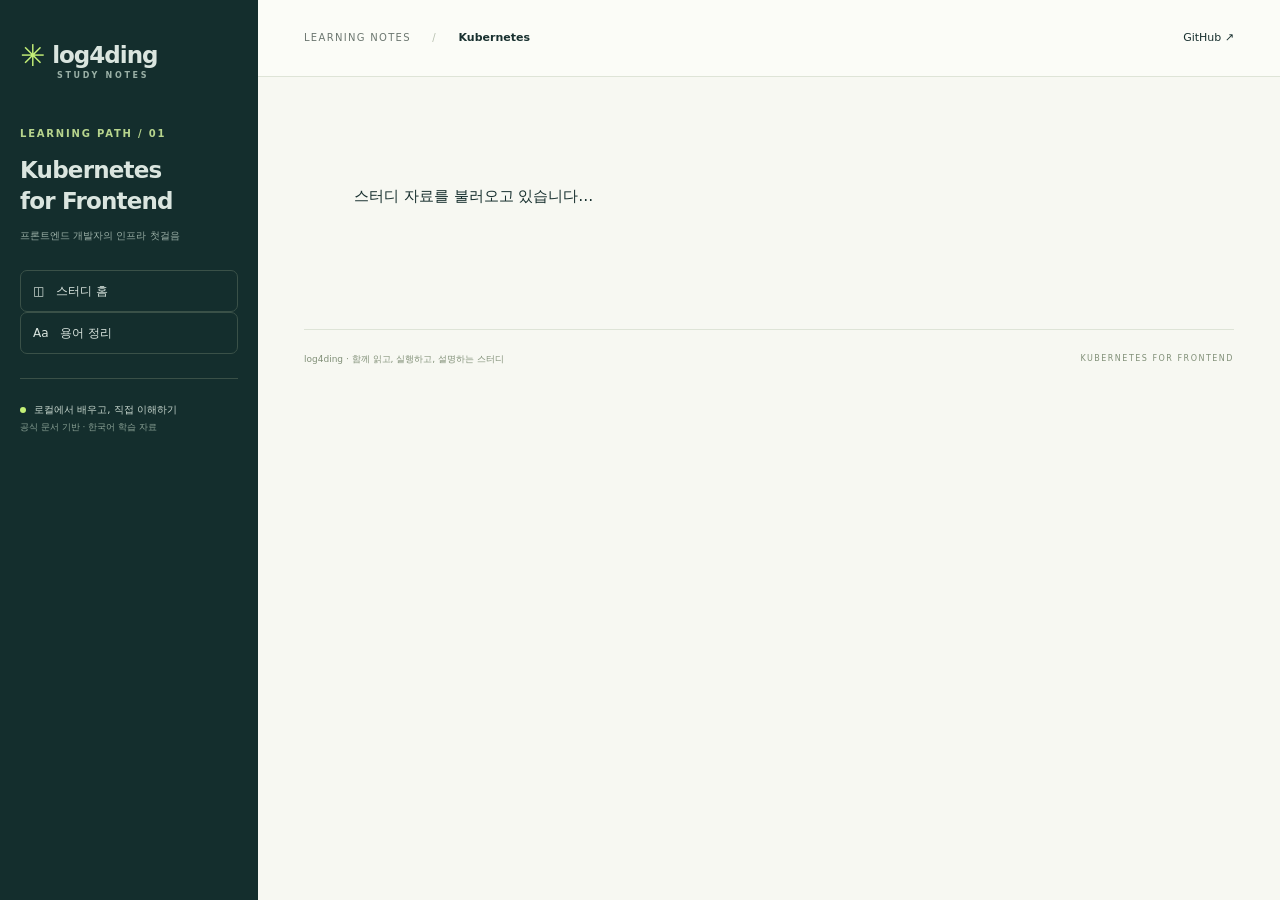
<file: index.html>
<!doctype html><html lang="ko"><meta charset="utf-8"><meta name="viewport" content="width=device-width,initial-scale=1"><meta http-equiv="refresh" content="0;url=./k8s/"><title>log4ding · Learning Notes</title><a href="./k8s/">Kubernetes for Frontend →</a></html>
</file>
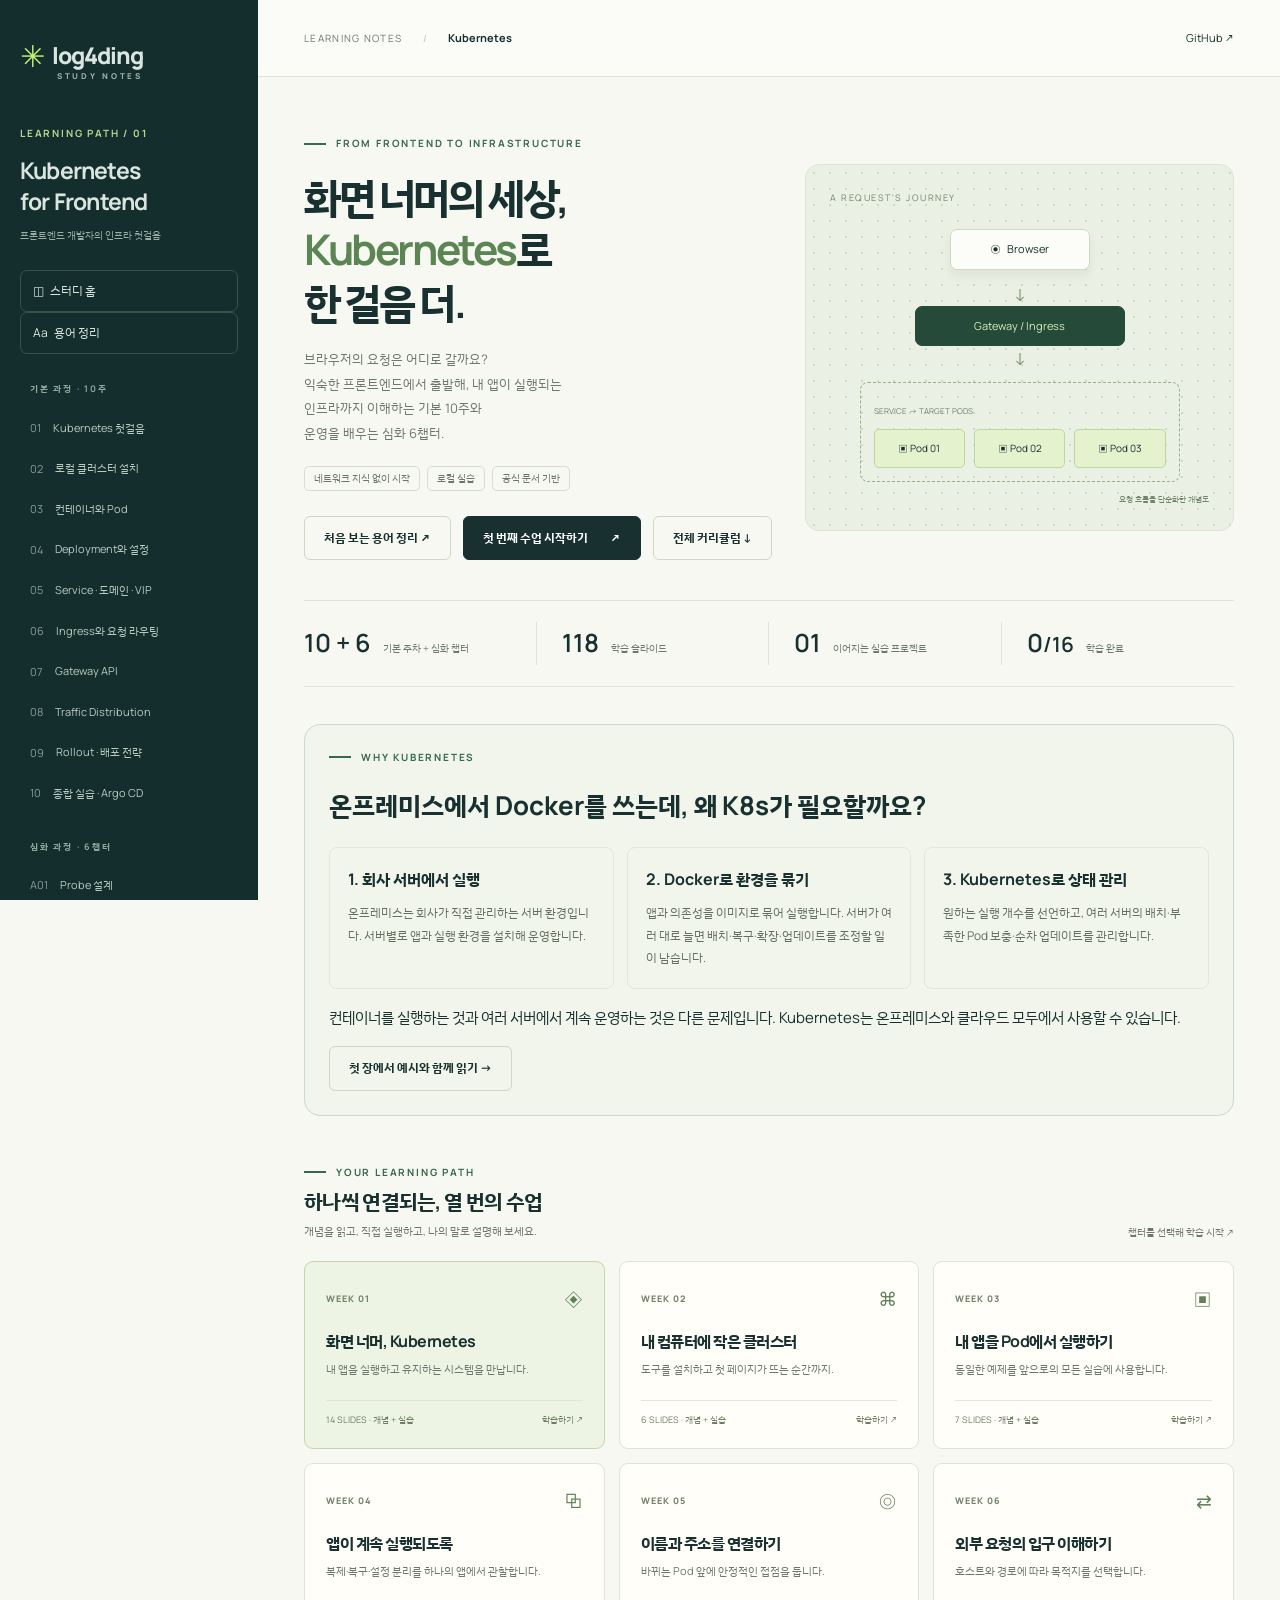
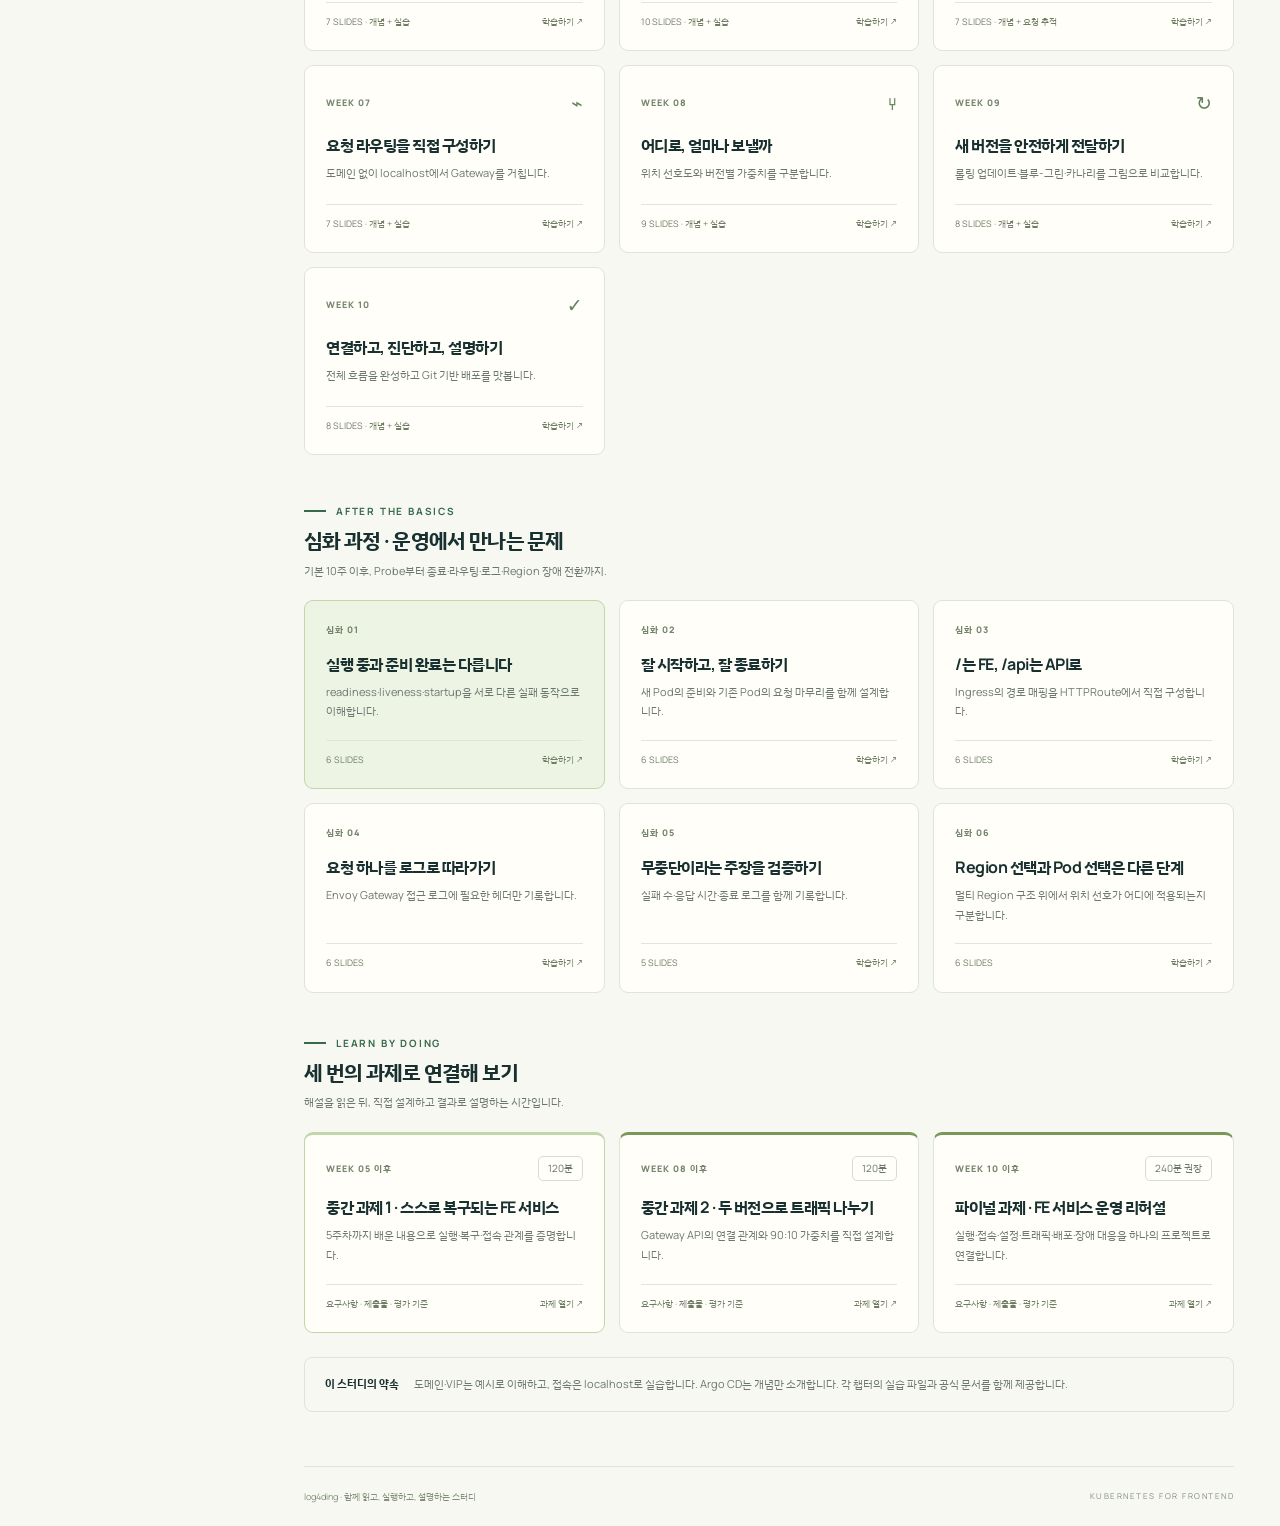
<file: k8s/index.html>
<!doctype html>
<html lang="ko"><head><meta charset="utf-8"><meta name="viewport" content="width=device-width,initial-scale=1"><meta name="theme-color" content="#132d2c"><meta name="description" content="FE 개발자를 위한 10주 Kubernetes 스터디. 로컬 설치부터 Gateway API와 배포까지."><title>Kubernetes for Frontend · log4ding</title><link rel="stylesheet" href="style.css?v=entry-2"></head>
<body><aside class="sidebar"><a class="brand" href="#"><span class="brand-icon">✳</span> log4ding<span class="brand-small">STUDY NOTES</span></a><div class="course-label">LEARNING PATH / 01</div><h2>Kubernetes<br>for Frontend<span>프론트엔드 개발자의 인프라 첫걸음</span></h2><a class="overview-link" href="#">◫ &nbsp; 스터디 홈</a><a class="overview-link" href="glossary.html">Aa &nbsp; 용어 정리</a><nav id="chapters" aria-label="주차별 강의"></nav><div class="sidebar-bottom"><span class="status-dot"></span> 로컬에서 배우고, 직접 이해하기<br><small>공식 문서 기반 · 한국어 학습 자료</small></div></aside>
<div class="workspace"><header class="topbar"><button id="menu" class="icon-button" aria-label="목차 열기">☰</button><div class="breadcrumb">LEARNING NOTES <span>/</span> <b>Kubernetes</b></div><a href="https://github.com/log4ding/log4ding.github.io" target="_blank" rel="noopener">GitHub ↗</a></header><main id="app"><p class="loading">스터디 자료를 불러오고 있습니다…</p></main><footer class="site-footer">log4ding · 함께 읽고, 실행하고, 설명하는 스터디 <span>KUBERNETES FOR FRONTEND</span></footer></div><script type="module" src="app.js?v=entry-2"></script></body></html>
</file>
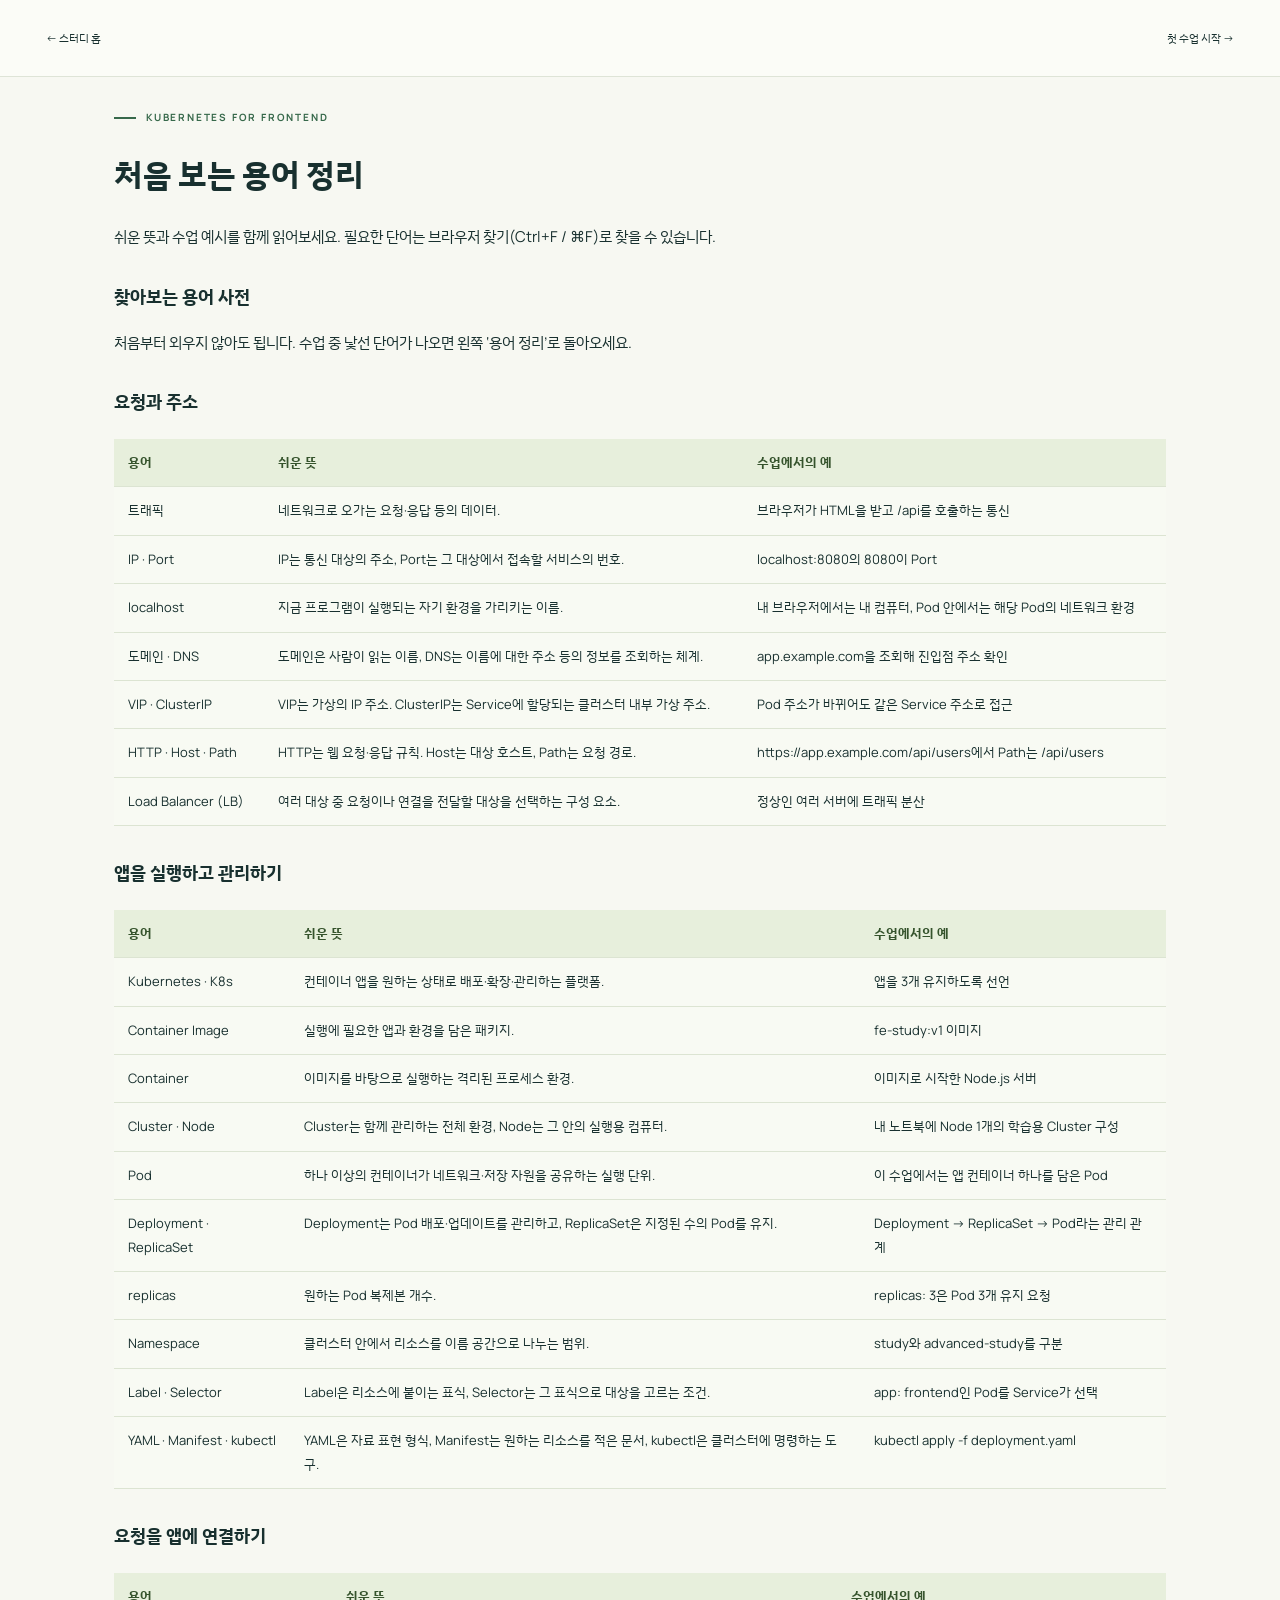
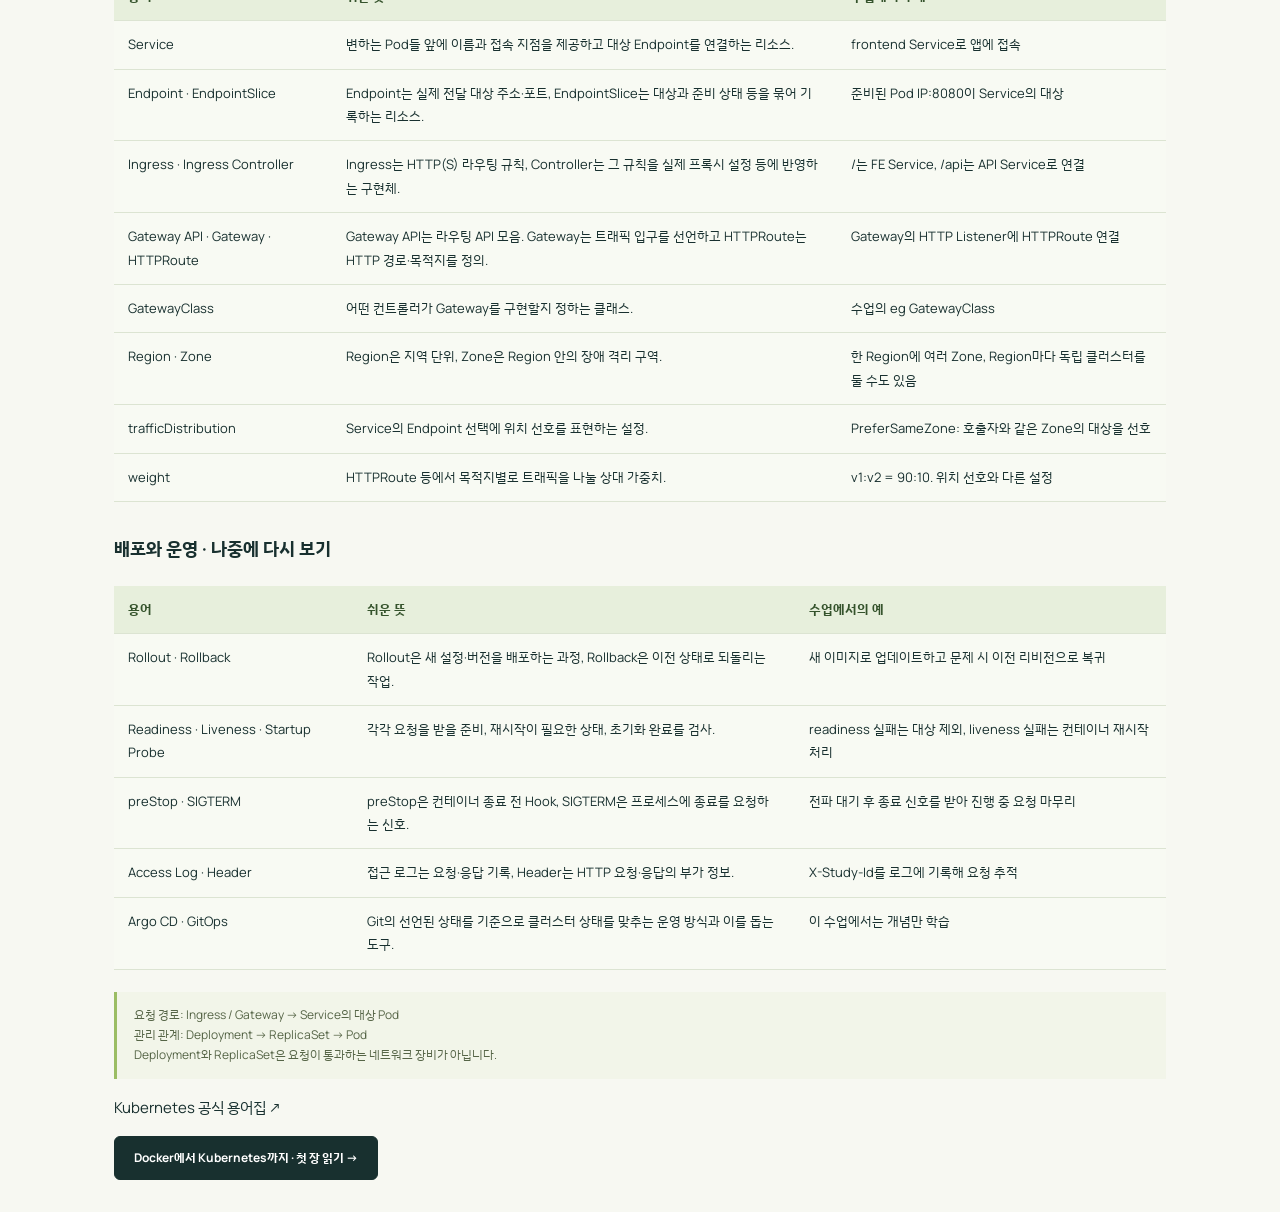
<file: k8s/glossary.html>
<!doctype html>
<html lang="ko"><head><meta charset="utf-8"><meta name="viewport" content="width=device-width,initial-scale=1"><title>용어 정리 · Kubernetes for Frontend</title><link rel="stylesheet" href="style.css?v=glossary-page-1"></head>
<body><header class="topbar"><a href="index.html">← 스터디 홈</a><a href="index.html#01/1">첫 수업 시작 →</a></header><main id="glossary-page" style="max-width:1100px;margin:auto;padding:32px 24px"><div class="eyebrow">KUBERNETES FOR FRONTEND</div><h1>처음 보는 용어 정리</h1><p>쉬운 뜻과 수업 예시를 함께 읽어보세요. 필요한 단어는 브라우저 찾기(Ctrl+F / ⌘F)로 찾을 수 있습니다.</p><div id="terms"><p>용어를 불러오고 있습니다…</p></div><p><a href="https://kubernetes.io/docs/reference/glossary/" target="_blank" rel="noopener">Kubernetes 공식 용어집 ↗</a></p><a class="primary" href="index.html#01/1">Docker에서 Kubernetes까지 · 첫 장 읽기 →</a></main><script type="module" src="glossary-page.js?v=1"></script></body></html>
</file>
<file: k8s/style.css>
@import url('https://fonts.googleapis.com/css2?family=IBM+Plex+Sans+KR:wght@400;500;600;700&family=Manrope:wght@400;500;600;700;800&display=swap');
:root{--ink:#18302f;--muted:#6c7770;--mint:#c4f077;--paper:#f7f8f2;--line:#dee4d7;--green:#37694b;--sidebar:258px}*{box-sizing:border-box}body{margin:0;background:var(--paper);color:var(--ink);font:15px/1.7 'Manrope','IBM Plex Sans KR',system-ui,sans-serif}a{color:inherit;text-decoration:none}button{font:inherit;cursor:pointer}button,a{ -webkit-tap-highlight-color:transparent}button:focus-visible,a:focus-visible,summary:focus-visible{outline:3px solid #69a331;outline-offset:4px}button:disabled{opacity:.35;cursor:default}.sidebar{position:fixed;inset:0 auto 0 0;width:var(--sidebar);background:#142e2d;color:#dae5df;padding:30px 20px;display:flex;flex-direction:column;z-index:10;overflow:auto}.brand{font-size:23px;font-weight:800;letter-spacing:-1px;display:flex;align-items:center;gap:8px;position:relative;padding-bottom:44px}.brand-icon{color:var(--mint);font-size:30px}.brand-small{position:absolute;font-size:8px;letter-spacing:2.7px;top:39px;left:37px;color:#9bb1a7}.course-label,.nav-label,.eyebrow{font-size:10px;font-weight:700;letter-spacing:1.8px}.course-label{color:#b7d58d}.sidebar h2{font-size:23px;line-height:1.35;letter-spacing:-.8px;margin:13px 0 27px}.sidebar h2 span{display:block;font-size:10px;font-weight:400;letter-spacing:0;color:#9aafa6;margin-top:12px}.overview-link{padding:10px 12px;border:1px solid #3a5148;border-radius:7px;font-size:12px}.nav-label{color:#90a79d;font-size:9px;margin:27px 10px 12px}.chapter-link{display:flex;align-items:center;gap:12px;padding:10px;border-radius:7px;font-size:11px;color:#b9cbc1;margin:3px 0;line-height:1.6}.chapter-link:hover{background:#25403a}.chapter-link.active{background:var(--mint);color:#203929;font-weight:700}.chapter-link .num{font:11px 'Manrope',sans-serif;opacity:.7}.chapter-link .done{margin-left:auto;font-size:11px}.sidebar-bottom{border-top:1px solid #3a5047;padding-top:22px;margin-top:auto;font-size:10px;color:#c9d8cf}.sidebar-bottom small{color:#8ba296;font-size:9px}.status-dot{display:inline-block;width:6px;height:6px;background:var(--mint);border-radius:50%;margin-right:5px}.workspace{margin-left:var(--sidebar)}.topbar{height:77px;padding:0 46px;border-bottom:1px solid var(--line);display:flex;align-items:center;justify-content:space-between;background:#fbfcf7}.breadcrumb{font-size:10px;letter-spacing:1.3px;color:var(--muted)}.breadcrumb span{margin:0 17px;color:#b7c0b0}.breadcrumb b{font-size:11px;letter-spacing:0;color:var(--ink)}.topbar>a{font-size:11px}.icon-button{background:none;border:0;font-size:22px;color:var(--ink)}#menu{display:none}main{max-width:1500px;margin:auto;padding:42px 46px}.eyebrow{color:var(--green);display:flex;align-items:center;gap:10px}.eyebrow:before{content:'';width:22px;height:2px;background:var(--green)}.hero{display:grid;grid-template-columns:1.1fr 1fr;gap:30px;align-items:center;padding:16px 0 40px}.hero h1{font-size:clamp(32px,3.3vw,54px);font-weight:700;line-height:1.24;letter-spacing:-2.4px;margin:19px 0}.hero h1 em{font-style:normal;color:#5b8653}.hero p{font-size:13px;color:var(--muted);line-height:1.9;max-width:460px}.tags{display:flex;gap:7px;flex-wrap:wrap;margin:20px 0}.tag{font-size:10px;border:1px solid #d7dece;border-radius:5px;padding:3px 9px;color:#677762}.primary,.secondary{display:inline-flex;align-items:center;justify-content:center;gap:22px;padding:11px 19px;border-radius:6px;font-size:12px;font-weight:700}.primary{background:var(--ink);color:white;border:1px solid var(--ink)}.primary:hover{background:#31594b}.secondary{background:transparent;border:1px solid #cdd7c3;color:var(--ink)}.hero-actions{display:flex;gap:12px;align-items:center;margin-top:25px}.hero-art{background:#eaf0e3;border:1px solid #dce5d3;border-radius:14px;padding:25px 24px;min-height:290px;position:relative;overflow:hidden;background-image:radial-gradient(#ccd8c4 .8px,transparent .8px);background-size:16px 16px}.art-label{font-size:9px;letter-spacing:1.5px;color:#73876a}.art-browser{margin:24px auto 12px;background:#fcfdf9;border:1px solid #cedac4;width:140px;border-radius:7px;padding:10px;text-align:center;font-size:11px;box-shadow:0 6px 10px #294b3010}.art-arrow{text-align:center;color:#759265;font-size:17px;line-height:1.4}.art-gateway{margin:auto;border:1px solid #294b35;background:#264a39;color:#d7edba;width:210px;border-radius:7px;text-align:center;font-size:11px;padding:10px}.art-cluster{border:1px dashed #9bb18c;border-radius:8px;padding:13px;margin:12px auto 0;max-width:320px}.art-cluster small{font-size:8px;color:#71816b}.art-pods{display:flex;gap:9px;margin-top:7px}.art-pods span{flex:1;text-align:center;font-size:10px;border-radius:5px;border:1px solid #c1d59e;background:#e4f3cd;padding:10px}.art-caption{font-size:8px;text-align:right;margin-top:10px;color:#728469}.stats{display:grid;grid-template-columns:repeat(4,1fr);border-top:1px solid var(--line);border-bottom:1px solid var(--line);padding:21px 0;margin-bottom:37px}.stat{border-right:1px solid var(--line);padding-left:25px;display:flex;gap:12px;align-items:baseline}.stat:first-child{padding-left:0}.stat:last-child{border:0}.stat strong{font-size:25px;font-weight:600}.stat span{font-size:10px;color:var(--muted)}.section-heading{display:flex;justify-content:space-between;align-items:end;margin-bottom:20px}.section-heading h2{font-size:21px;letter-spacing:-.7px;margin:3px 0}.section-heading p{font-size:11px;color:var(--muted);margin:0}.section-heading>span{font-size:10px;color:var(--muted)}.course-grid{display:grid;grid-template-columns:repeat(3,minmax(0,1fr));gap:14px}.course-card{background:#fffef9;border:1px solid var(--line);border-radius:9px;padding:21px;min-height:188px;transition:transform .2s,border-color .2s;display:flex;flex-direction:column}.course-card:hover{transform:translateY(-3px);border-color:#89a46b}.course-card:first-child{background:#edf4e4;border-color:#c3d6aa}.card-top{display:flex;justify-content:space-between;align-items:center}.week{font-size:9px;font-weight:800;letter-spacing:1px;color:#74856c}.card-icon{font-size:19px;color:#62805a}.course-card h3{font-size:16px;letter-spacing:-.5px;margin:14px 0 6px;line-height:1.5}.course-card p{font-size:11px;color:var(--muted);margin:0 0 19px;line-height:1.8}.card-bottom{margin-top:auto;font-size:9px;color:#6f7d65;display:flex;justify-content:space-between;border-top:1px solid #e1e7d8;padding-top:11px}.study-note{margin-top:24px;border:1px solid var(--line);border-radius:8px;padding:17px 20px;font-size:11px;color:var(--muted);display:flex;gap:15px}.study-note strong{color:var(--ink);white-space:nowrap}.site-footer{margin:12px 46px 0;border-top:1px solid var(--line);padding:22px 0;display:flex;justify-content:space-between;font-size:9px;color:#819078}.site-footer span{font-size:8px;letter-spacing:1.5px}.lesson-top{display:flex;justify-content:space-between;align-items:center;margin-bottom:23px}.lesson-top h1{margin:6px 0;font-size:24px;letter-spacing:-1px}.lesson-tools{display:flex;gap:7px}.lesson-tools button{font-size:10px;padding:8px 12px}.slide{background:#fffefb;border:1px solid var(--line);border-radius:12px;min-height:480px;padding:38px 42px;position:relative;box-shadow:0 6px 20px #263c2410}.slide .kicker{font-size:10px;letter-spacing:2px;color:#6d8558;font-weight:700}.slide h2{font-size:clamp(25px,2.5vw,38px);line-height:1.35;letter-spacing:-1.4px;margin:15px 0 24px;max-width:950px}.slide .lead{font-size:17px;line-height:1.85;max-width:900px;margin:0 0 24px;color:#526553}.concept-grid{display:grid;grid-template-columns:repeat(3,1fr);gap:13px}.concept{background:#f2f5eb;border:1px solid #e1e8d6;border-radius:8px;padding:18px}.concept strong{display:block;font-size:16px;margin-bottom:9px}.concept p{font-size:12px;color:#62705d;margin:0;line-height:1.9}.flow{display:flex;align-items:center;gap:8px;margin:28px 0;flex-wrap:wrap}.flow-box{flex:1;min-width:100px;border:1px solid #c9dcb4;background:#eff5e8;border-radius:7px;text-align:center;padding:18px 11px;font-size:13px;font-weight:600}.flow-arrow{color:#87997a}.slide ul{padding-left:23px;font-size:15px;line-height:2}.callout{border-left:3px solid #9bbd64;background:#f2f5e9;padding:13px 17px;margin-top:22px;font-size:12px;color:#566547}.code-wrap{position:relative}pre{background:#17322e;color:#d6e8c7;border-radius:8px;padding:22px;font:12px/1.8 Consolas,monospace;overflow:auto;white-space:pre;tab-size:2}pre code{font:inherit}.copy{position:absolute;right:10px;top:10px;background:#2d4b3d;color:#deedce;border:1px solid #57714f;border-radius:4px;font-size:10px;padding:4px 9px}.slide-nav{display:flex;align-items:center;justify-content:space-between;margin:18px 0}.slide-nav button{font-size:11px;padding:8px 17px}.slide-count{font-size:11px;color:#718065}.slide-track{height:3px;background:#e0e7d8;border-radius:3px;margin-bottom:23px}.slide-track>div{height:100%;background:#80a653;transition:width .2s}.notes{border:1px solid var(--line);border-radius:8px;background:#fffefb;margin-top:15px}.notes summary{cursor:pointer;padding:15px 21px;font-size:12px;font-weight:600}.notes-body{padding:0 24px 22px;color:#52614f;font-size:13px;line-height:1.95;max-width:1000px}.notes-body p{margin:12px 0}.notes-body h3{font-size:13px;color:#2c4832;margin-top:24px}.sources{display:flex;gap:8px;flex-wrap:wrap}.sources a{border-bottom:1px solid #a2b68a;font-size:11px;color:#55733d}.toc{display:flex;gap:6px;flex-wrap:wrap;margin-top:20px}.toc a{padding:4px 9px;border:1px solid var(--line);border-radius:4px;font-size:10px;color:#79856d}.toc a.current{background:#e0eccf;color:#315031;border-color:#b4ce96}.answer{border:1px solid #dbe5d0;padding:12px 17px;border-radius:7px;margin:20px 0;font-size:13px}.answer summary{cursor:pointer;font-weight:700}.answer p{color:#617155}.complete-row{display:flex;justify-content:space-between;align-items:center;margin-top:23px;gap:15px;font-size:11px;color:#728269}.complete-row button{font-size:11px}.read-mode .slide{margin-bottom:20px;min-height:0}.read-mode .slide h2{font-size:27px}.read-mode .notes{margin-bottom:35px}.presenting .sidebar,.presenting .topbar,.presenting .site-footer,.presenting .notes,.presenting .toc,.presenting .complete-row{display:none}.presenting .workspace{margin:0}.presenting main{max-width:1500px;padding:20px 40px}.presenting .slide{min-height:72vh}.loading{padding:50px}.download{display:inline-block;font-size:12px;color:#3e6d41;border-bottom:1px solid #97b879;margin-top:12px}#app:fullscreen{background:var(--paper);overflow:auto}.presenting .lesson-top h1{font-size:18px}
@media(min-width:1600px){main{padding:50px 65px}.hero h1{font-size:56px}.course-card{min-height:210px}}
@media(max-width:1150px){:root{--sidebar:225px}main{padding:30px}.topbar{padding:0 30px}.course-grid{grid-template-columns:repeat(2,1fr)}.hero{grid-template-columns:1fr 1fr;gap:15px}.hero h1{font-size:35px}.hero-art{padding:18px 12px}.stat{padding-left:12px;gap:7px}.concept-grid{grid-template-columns:1fr}.slide{padding:28px}.concept{padding:13px}.concept strong{font-size:14px}}
@media(max-width:760px){.sidebar{transform:translateX(-100%);width:258px;transition:transform .2s}.sidebar.open{transform:translateX(0);box-shadow:20px 0 90px #0005}.workspace{margin:0}.topbar{height:61px;padding:0 20px}#menu{display:block}.breadcrumb{font-size:8px}.breadcrumb span{margin:0 8px}main{padding:25px 20px}.hero{grid-template-columns:1fr;padding-top:0}.hero h1{font-size:39px}.hero-art{margin-top:12px;min-height:260px}.stats{grid-template-columns:repeat(2,1fr);gap:20px}.stat:nth-child(3){padding-left:0}.stat:nth-child(2){border:0}.course-grid{grid-template-columns:1fr}.course-card{min-height:170px}.section-heading>span{display:none}.site-footer{margin:12px 20px;font-size:8px}.site-footer span{display:none}.study-note{display:block}.lesson-top{display:block}.lesson-tools{margin-top:15px}.slide{padding:24px 20px;min-height:450px}.slide h2{font-size:28px}.slide .lead{font-size:15px}.slide ul{font-size:13px}.flow-box{min-width:95px}.complete-row{align-items:start}.presenting main{padding:18px}.slide-nav .secondary{padding:8px 12px}pre{font-size:11px}.notes-body{padding:0 18px 15px}}
.strategy-legend{display:flex;gap:16px;flex-wrap:wrap;font-size:10px;margin:20px 0;color:#71806a}.v1{color:#39729c}.v2{color:#46712e}.strategy-stages{display:grid;grid-template-columns:repeat(3,minmax(0,1fr));gap:15px}.strategy-stages.rolling{grid-template-columns:repeat(4,minmax(0,1fr))}.strategy-stage{border:1px solid #dce3d5;border-radius:9px;background:#f7f9f2;padding:16px;position:relative}.strategy-stage h3{font-size:12px;margin:0 0 20px;color:#4d6243}.strategy-stage>p{font-size:11px;color:#75836a;line-height:1.8;margin-top:18px}.pod-group{display:flex;flex-wrap:wrap;gap:6px;justify-content:center;margin:13px 0}.pod-chip{padding:7px 10px;border-radius:5px;font-size:11px;white-space:nowrap;border:1px solid}.pod-chip.v1{background:#e0edf7;border-color:#a9c9e1}.pod-chip.v2{background:#e0efcb;border-color:#b1cd89}.env{padding:8px;border:1px dashed;border-radius:6px;margin:10px 0}.env b{font-size:10px;font-weight:500}.blue{border-color:#a5c4dc;color:#39729c}.green{border-color:#b4cd94;color:#567738}.muted-env{opacity:.65}.traffic-node{text-align:center;background:#244438;color:#e2efda;border-radius:6px;padding:12px;font-size:12px}.switch-arrow{color:#6d8459;font-size:11px;text-align:center;padding:12px}.traffic-bar{display:flex;min-height:38px;border-radius:5px;overflow:hidden;font-size:11px}.traffic-bar span{display:flex;align-items:center;justify-content:center;min-width:0}.old-traffic{background:#d9eafa;color:#386786}.new-traffic{background:#c3e59a;color:#3c6427}.traffic-targets{display:flex;justify-content:space-between;font-size:9px;margin-top:11px;gap:6px}.diagram-caption{font-size:10px;color:#849178;margin-top:20px}.strategy-stages.rolling .pod-group{min-height:105px;align-content:center}.strategy-stages.rolling .pod-chip{flex:1;min-width:45px;text-align:center}
@media(max-width:1000px){.strategy-stages.rolling{grid-template-columns:repeat(2,1fr)}.strategy-stages:not(.rolling){grid-template-columns:1fr}.strategy-stage{padding:13px}.strategy-stage h3{margin-bottom:9px}.strategy-stages.rolling .pod-group{min-height:65px}}
@media print{.sidebar,.topbar,.site-footer,.lesson-tools,.slide-nav,.toc,.complete-row,.copy{display:none!important}.workspace{margin:0}main{padding:0}.slide{break-after:page;box-shadow:none;min-height:0}.notes{break-inside:avoid}pre{white-space:pre-wrap}body{background:white}}
pre{max-height:390px}.read-mode pre{max-height:none}.presenting pre{max-height:44vh}.presenting .slide-nav{position:sticky;bottom:0;background:var(--paper);padding:8px 0;z-index:2}@media print{pre{max-height:none!important}}
.table-scroll{overflow-x:auto;margin:22px 0}.study-table{border-collapse:collapse;width:100%;font-size:13px;line-height:1.8}.study-table th{background:#e7efdc;text-align:left;color:#35532c}.study-table th,.study-table td{padding:12px 14px;border-bottom:1px solid #dce4d2;vertical-align:top}.study-table td{background:#f8faf3}.notes-body{font-size:15px;line-height:2;max-width:1000px}.notes-body p{margin:18px 0}.assignment-index{margin-top:42px}.assignment-card{border-top:3px solid #78995a}.assignment-detail{margin-top:28px;border-top:1px solid #dce4d2;padding-top:25px}.assignment-banner{display:flex;justify-content:space-between;gap:20px;padding:16px;background:#183d32;color:#e3f3d4;border-radius:7px}.assignment-banner span{white-space:nowrap;font-size:12px}.assignment-detail h3{font-size:16px;margin-top:28px}.assignment-detail li{margin:10px 0}.assignment-detail ol{padding-left:24px}.assignment-detail .answer ol{font-size:14px}.notes summary{font-size:13px}.assignment-index .course-card:first-child{background:#fffef9}@media(max-width:760px){.notes-body{font-size:14px}.assignment-banner{display:block}.assignment-banner span{display:block;margin-top:8px}.study-table{font-size:12px}.study-table th,.study-table td{padding:10px}}

/* Interactive request journey */
.traffic-demo{background:#f3f7f6;border:1px solid #d4e1de;border-radius:16px;padding:18px;margin:20px 0}.traffic-controls{display:flex;flex-wrap:wrap;gap:8px;align-items:center}.traffic-controls button{padding:9px 13px;border:1px solid #bdceca;background:white;border-radius:8px;color:#173b35;cursor:pointer}.traffic-controls button:disabled{opacity:.45;cursor:default}.traffic-controls label{font-size:13px;display:flex;align-items:center;gap:5px}.traffic-canvas{overflow-x:auto}.traffic-canvas svg{width:100%;min-width:640px;display:block}.traffic-canvas rect{fill:white;stroke:#9caeaa;stroke-width:1.5}.traffic-canvas text{font:600 15px system-ui;fill:#173b35}.traffic-canvas .svg-sub{font:12px system-ui}.wire{fill:none;stroke:#a9bdb7;stroke-width:3}.region-a rect{stroke:#16876b}.region-b rect{stroke:#287dd4}.unhealthy rect{fill:#fff0e3;stroke:#c56116;stroke-dasharray:6 3}.traffic-phase{font-size:14px;min-height:2.8em}.traffic-counts{font-size:14px;font-weight:700;background:white;padding:12px;border-radius:8px}.traffic-caption{font-size:12px!important;color:#546c65}#advanced{margin-top:48px}.sidebar{overflow-y:auto}.sidebar-bottom{position:static;margin-top:24px}
.diagram-heading{font-weight:750;font-size:15px;margin:0 0 14px;color:#254e44}.traffic-canvas .cluster-boundary{fill:#f8faf9;stroke:#a5b6af;stroke-dasharray:5 4}.traffic-canvas .zone-boundary{fill:#eaf3ef;stroke:#d1dfd9}.traffic-canvas .unhealthy .cluster-boundary{fill:#fff1e7;stroke:#c56116}.routing-layers{margin:22px 0}.routing-global{background:#eee8f7;border:1px solid #9c86bc;border-radius:14px;padding:18px;text-align:center}.routing-regions{display:grid;grid-template-columns:1fr 1fr;gap:18px;margin-top:22px}.routing-regions>div{padding:18px;border:2px solid #b2c7bf;border-radius:14px;background:#f3f7f5}.routing-regions h3{margin-top:0}.routing-regions code{font-size:12px;overflow-wrap:anywhere}.routing-zones{display:flex;gap:12px}.routing-zones span{flex:1;padding:15px;background:#dceddf;border-radius:8px;text-align:center}@media(max-width:680px){.routing-regions{grid-template-columns:1fr}.diagram-heading{font-size:13px}}
.locality-panels{display:grid;grid-template-columns:1fr 1fr;gap:14px}.traffic-canvas .locality-panels svg{min-width:0;width:100%}@media(max-width:1100px){.locality-panels{grid-template-columns:1fr}.traffic-canvas .locality-panels svg{max-width:440px;margin:auto}}
.traffic-demo[data-traffic="region"] .traffic-canvas svg{min-width:0}.traffic-demo[data-traffic="region"] .traffic-canvas text{font-size:18px}.traffic-demo[data-traffic="region"] .traffic-canvas .svg-sub{font-size:15px}

.intro-summary{margin:32px 0 48px;padding:24px;border:1px solid #cad9d0;border-radius:16px;background:#f1f5eb}.intro-summary h2{font-size:26px;line-height:1.45}.intro-summary>p{line-height:1.8}#glossary-page h1{font-size:32px}#glossary-page>p{line-height:1.8}#glossary-page .glossary h3{margin-top:32px}
</file>
